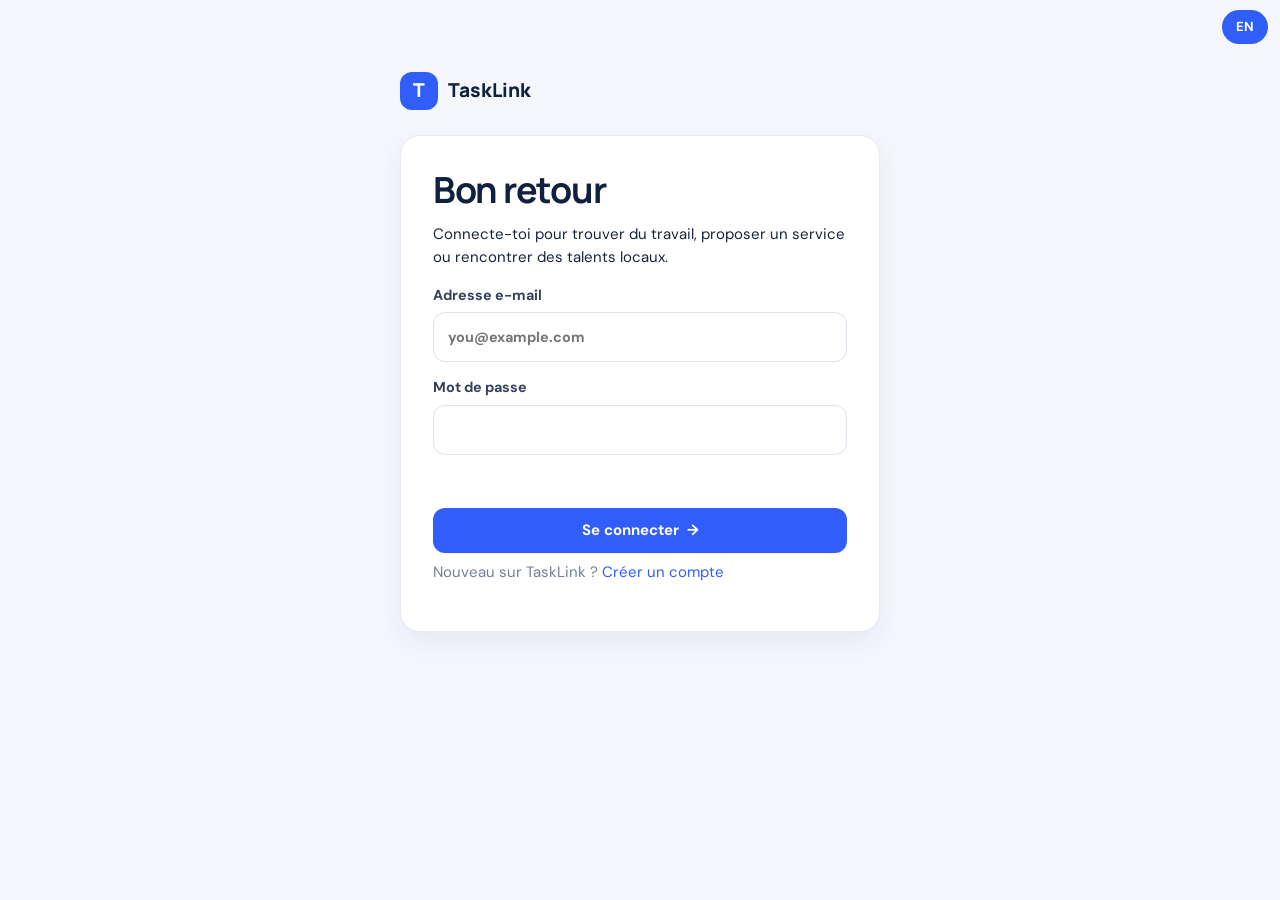
<file: frontend/login.html>
<!doctype html>
<html lang="en">
<head>
<meta charset="utf-8">
<meta name="viewport" content="width=device-width,initial-scale=1">
<title>Log in — TaskLink</title>
<link rel="stylesheet" href="css/style.css">
</head>
<body>
<main class="auth-wrap">
  <a class="auth-brand" href="index.html"><span>T</span> TaskLink</a>
  <section class="auth-panel">
    <h1>Welcome back</h1>
    <p>Sign in to find work, offer a service, or connect with local talent.</p>
    <form id="form" data-url="/api/login" data-next="home.html">
      <label>Email address<input type="email" name="email" autocomplete="email" autocapitalize="none" spellcheck="false" placeholder="you@example.com" required></label>
      <label>Password<input type="password" name="password" autocomplete="current-password" required></label>
      <p class="msg" id="msg" role="alert"></p>
      <button type="submit">Log in <span aria-hidden="true">→</span></button>
    </form>
    <p class="subtle">New to TaskLink? <a href="register.html">Create an account</a></p>
  </section>
</main>
<script src="js/app.js"></script>
<script src="js/auth.js"></script>
</body>
</html>
</file>
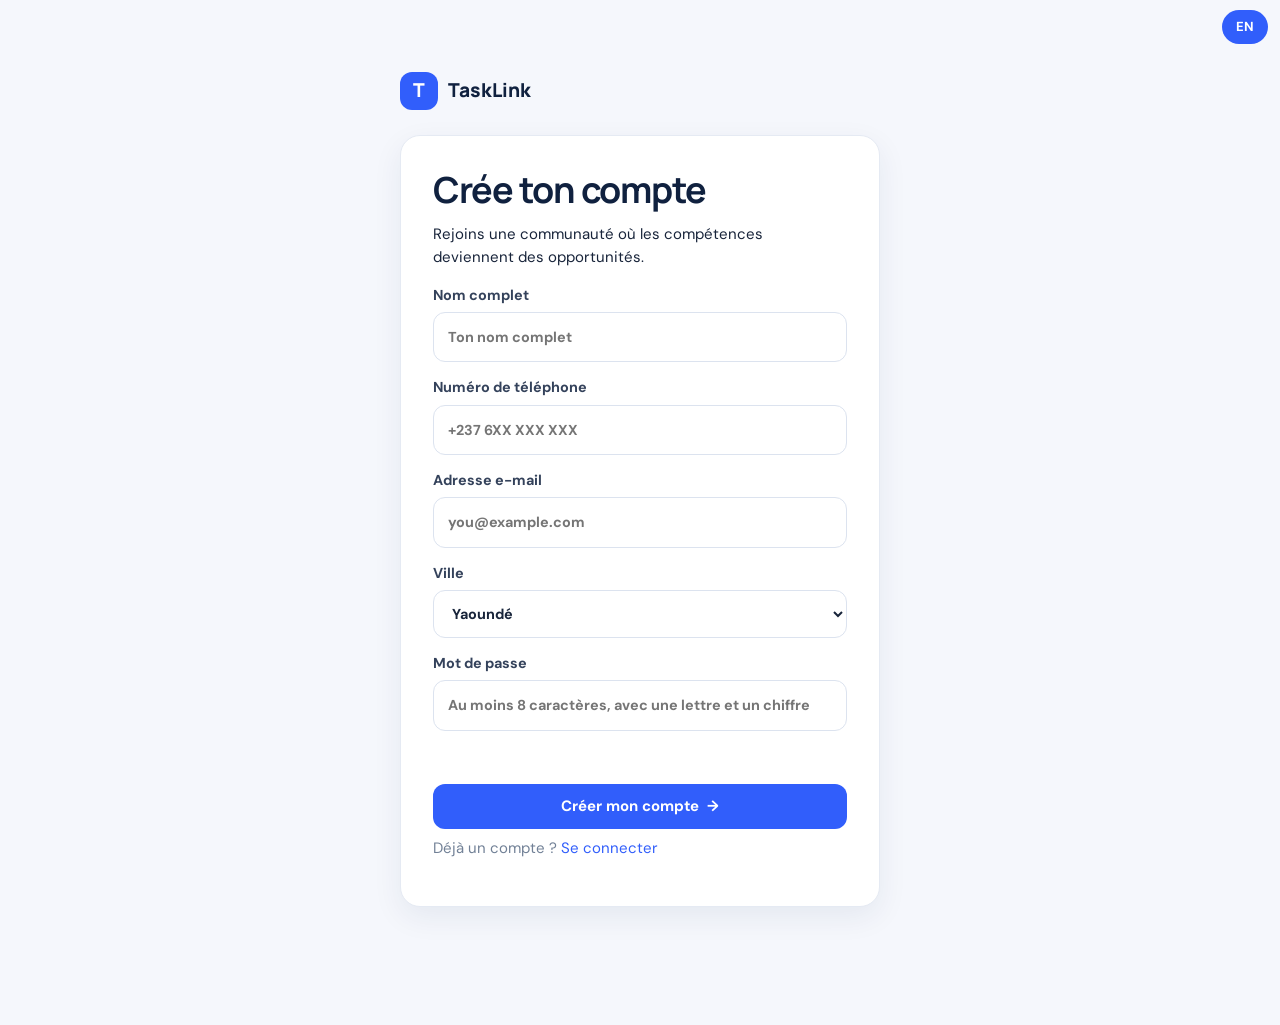
<file: frontend/register.html>
<!doctype html>
<html lang="en">
<head>
<meta charset="utf-8">
<meta name="viewport" content="width=device-width,initial-scale=1">
<title>Create an account — TaskLink</title>
<link rel="stylesheet" href="css/style.css">
</head>
<body>
<main class="auth-wrap">
  <a class="auth-brand" href="index.html"><span>T</span> TaskLink</a>
  <section class="auth-panel">
    <h1>Create your account</h1>
    <p>Join a community where skills turn into opportunities.</p>
    <form id="form" data-url="/api/register" data-next="home.html">
      <label>Full name<input name="full_name" autocomplete="name" placeholder="Your full name" minlength="2" maxlength="80" pattern="\p{L}+(?:[ '’.\-]{1,2}\p{L}+)*\.?" title="Letters only (accents, space, hyphen and apostrophe allowed)" required></label>
      <label>Phone number<input type="tel" name="phone" autocomplete="tel" placeholder="+237 6XX XXX XXX" maxlength="25" pattern="[+0-9 \(\)\.\-]{9,25}" title="Example: +237 677 12 34 56" required></label>
      <label>Email address<input type="email" name="email" autocomplete="email" autocapitalize="none" spellcheck="false" placeholder="you@example.com" maxlength="120" pattern="(?!.*\.\.)[a-z](?:[a-z0-9._%+\-]*[a-z0-9])?@(?:[a-z0-9](?:[a-z0-9\-]{0,61}[a-z0-9])?\.)+[a-z]{2,24}" title="Example: name@example.com (lowercase only, must start with a letter, no double dots)" required></label>
      <label>City
        <select name="city" required>
          <option value="Yaoundé">Yaoundé</option>
          <option value="Douala">Douala</option>
          <option value="Other">Other</option>
        </select>
      </label>
      <label>Password<input type="password" name="password" minlength="8" maxlength="128" pattern="(?=.*[A-Za-z])(?=.*[0-9]).{8,128}" title="At least 8 characters, with a letter and a digit" autocomplete="new-password" placeholder="At least 8 characters, with a letter and a digit" required></label>
      <p class="msg" id="msg" role="alert"></p>
      <button type="submit">Create my account <span aria-hidden="true">→</span></button>
    </form>
    <p class="subtle">Already have an account? <a href="login.html">Log in</a></p>
  </section>
</main>
<script src="js/app.js"></script>
<script src="js/auth.js"></script>
</body>
</html>
</file>
<file: frontend/css/style.css>
/* ==========================================================================
   TaskLink - main stylesheet
   Change colours in the :root block below; every page uses these variables.
   ========================================================================== */
@import url('https://fonts.googleapis.com/css2?family=DM+Sans:wght@400;500;600;700&family=Manrope:wght@500;600;700;800&display=swap');

:root {
  --navy: #10213f;
  --blue: #315efb;
  --blue-dark: #2348d8;
  --green: #119b72;
  --orange: #e88a35;
  --red: #c33c4d;
  --bg: #f5f7fc;
  --surface: #ffffff;
  --text: #18243a;
  --muted: #718096;
  --line: #e5eaf3;
  --pale: #edf2ff;
  --shadow: 0 10px 30px rgba(21, 42, 82, .07);
  --radius: 18px;
}

/* ---------- Base ---------- */
* { box-sizing: border-box; }
html { scroll-behavior: smooth; }
body {
  margin: 0; background: var(--bg); color: var(--text);
  font-family: 'DM Sans', system-ui, sans-serif; font-size: 15px; line-height: 1.55;
  padding-bottom: 86px;                 /* room for the bottom menu */
}
body.has-top { padding-top: 52px; }     /* room for the EN/FR button */
body.is-welcome { padding-bottom: 0; }
h1, h2, h3 { font-family: Manrope, 'DM Sans', sans-serif; letter-spacing: -.035em; color: var(--navy); line-height: 1.2; }
h1 { font-size: clamp(1.65rem, 4vw, 2.25rem); margin: 0 0 12px; }
h2 { font-size: 1.25rem; }
p { margin: 8px 0 14px; }
a { color: var(--blue); text-decoration: none; }
a:hover { text-decoration: underline; }
main { width: min(100% - 32px, 760px); margin: 0 auto; padding: 22px 0 28px; }
main > h1 { margin-top: 8px; }
img, video { display: block; max-width: 100%; border-radius: 12px; }
:focus-visible { outline: 3px solid #86a0ff; outline-offset: 3px; }
[hidden] { display: none !important; }
.subtle { color: var(--muted); }

/* ---------- Forms ---------- */
label { display: block; margin: 14px 0 0; font-size: .9rem; font-weight: 700; color: #34425b; }
input, select, textarea {
  width: 100%; padding: 13px 14px; margin-top: 6px; border: 1px solid #dce3ef; border-radius: 12px;
  background: #fff; color: var(--text); font: inherit; outline: none;
  transition: border .18s, box-shadow .18s;
}
input:focus, select:focus, textarea:focus { border-color: #7290ff; box-shadow: 0 0 0 4px rgba(49, 94, 251, .1); }
textarea { min-height: 100px; resize: vertical; }
input[type=file] { padding: 10px; }
.msg { color: #c0262d; min-height: 1.2em; font-size: .9rem; }
.msg.ok { color: var(--green); }

/* ---------- Buttons ---------- */
button, .big {
  display: inline-flex; align-items: center; justify-content: center; gap: 8px;
  min-height: 44px; margin-top: 14px; padding: 11px 17px; border: 0; border-radius: 12px;
  background: var(--blue); color: #fff; font: inherit; font-weight: 700; text-align: center;
  text-decoration: none; cursor: pointer; transition: transform .16s, background .16s, box-shadow .16s;
}
button:hover, .big:hover { background: var(--blue-dark); box-shadow: 0 7px 18px rgba(49, 94, 251, .18); transform: translateY(-1px); text-decoration: none; }
button:disabled { opacity: .5; cursor: not-allowed; transform: none; box-shadow: none; }
.green { background: var(--green); }
.green:hover { background: #0d8561; }
.orange { background: var(--orange); }
.orange:hover { background: #d4771f; }
.blue { background: var(--blue); }
.ghost { background: #edf1fb; color: var(--navy); }
.ghost:hover { background: #e1e8f8; box-shadow: none; }
.btn-sm { width: auto; min-height: 38px; margin: 0; padding: 8px 14px; font-size: .86rem; border-radius: 999px; }
.link { font-weight: 700; }

/* ---------- Cards & small parts ---------- */
.card, .p-card, form.card {
  background: var(--surface); border: 1px solid rgba(221, 228, 240, .85); border-radius: var(--radius);
  padding: 20px; margin: 14px 0; box-shadow: var(--shadow);
}
.card p { color: #56647a; }
.card-head { display: flex; align-items: center; gap: 12px; margin-bottom: 8px; }
.card-head .who { min-width: 0; flex: 1; }
.card-head b { font-size: 1.04rem; display: block; }
.meta { color: var(--muted); font-size: .88rem; }
.price { font-weight: 800; color: var(--navy); }
.badge { display: inline-flex; align-items: center; background: #e8efff; color: #244bd5; border-radius: 7px; padding: 4px 9px; font-size: .74rem; font-weight: 800; letter-spacing: .02em; vertical-align: middle; }
.badge.open { background: #e5f8f0; color: #0c7a59; }
.badge.progress { background: #fff0df; color: #b4610f; }
.badge.done { background: #e8efff; color: #244bd5; }
.empty-state, .empty { text-align: center; padding: 30px 16px; color: var(--muted); background: #fff; border: 1px dashed #d8e0ee; border-radius: 16px; }
.empty p { margin: 4px 0; }
.sec-head { display: flex; align-items: center; justify-content: space-between; gap: 12px; margin: 26px 0 12px; }
.sec-head h2 { margin: 0; }
.sec-head a { white-space: nowrap; }
.actions { display: flex; justify-content: flex-end; gap: 10px; }
.actions button { width: auto; }
.row-actions { display: flex; flex-wrap: wrap; align-items: center; gap: 10px; margin-top: 4px; }
.row-actions button { margin: 0; }

/* ---------- Top-right language button ---------- */
#lang {
  position: absolute; top: 10px; right: 12px; z-index: 30; width: auto; min-height: 34px; margin: 0;
  padding: 6px 14px; border-radius: 999px; background: var(--blue); font-size: .82rem;
}
.welcome ~ #lang, body.welcome-page #lang { background: rgba(255, 255, 255, .18); }

/* ---------- Bottom menu ---------- */
body > nav {
  position: fixed; bottom: 0; left: 0; right: 0; z-index: 20; display: flex; justify-content: center; gap: 4px;
  padding: 9px max(10px, calc((100vw - 760px) / 2)); background: rgba(255, 255, 255, .94);
  border-top: 1px solid var(--line); backdrop-filter: blur(16px);
}
nav a { flex: 1; max-width: 180px; padding: 10px 8px; text-align: center; color: #758198; font-size: .82rem; font-weight: 700; border-radius: 12px; }
nav a:hover { text-decoration: none; background: var(--pale); color: var(--blue); }
nav a.active { background: var(--pale); color: var(--blue); }

/* ---------- Tabs (Services | Do both) ---------- */
.seg { display: flex; gap: 5px; padding: 5px; background: #e9eef8; border-radius: 14px; margin-bottom: 16px; }
.seg a { flex: 1; text-align: center; padding: 10px 8px; border-radius: 10px; color: var(--navy); font-weight: 700; }
.seg a:hover { text-decoration: none; }
.seg a.on { background: #fff; box-shadow: 0 2px 8px #172c4a0c; }

/* ---------- Avatars ---------- */
.avatar {
  width: 88px; height: 88px; border-radius: 50%; border: 5px solid #fff; display: flex; align-items: center; justify-content: center;
  color: #fff; font-size: 1.7rem; font-weight: 800; background: linear-gradient(145deg, #315efb, #7c4dff); overflow: hidden; flex-shrink: 0;
}
.avatar img { width: 100%; height: 100%; object-fit: cover; border-radius: 50%; }
.avatar-sm { width: 44px; height: 44px; border: 0; font-size: .95rem; }

/* ---------- Dialogs ---------- */
dialog { width: min(92vw, 520px); max-height: 85vh; overflow: auto; border: 1px solid var(--line); border-radius: 20px; padding: 24px; box-shadow: 0 25px 90px #10213f30; color: var(--text); }
dialog::backdrop { background: #10213f77; backdrop-filter: blur(3px); }
dialog h2 { margin-top: 0; }
dialog.viewer { width: min(94vw, 760px); padding: 14px; text-align: center; }
dialog.viewer img, dialog.viewer video { margin: 0 auto; max-height: 70vh; width: auto; }
dialog.viewer p { margin: 10px 0 0; color: var(--muted); }

/* ---------- Profile page ---------- */
.p-card { padding: 0; overflow: hidden; }
.p-cover { height: 140px; background: radial-gradient(circle at 80% 20%, #6b91ff, transparent 32%), linear-gradient(125deg, #10213f, #315efb 70%, #6d7bff); }
.p-body { padding: 0 22px 20px; }
.p-top { display: flex; align-items: flex-end; justify-content: space-between; margin-top: -43px; }
.p-body h1 { margin: 14px 0 3px; font-size: 1.55rem; }
.p-city { display: flex; align-items: center; gap: 5px; margin: 0; color: var(--muted); }
.p-bio { margin: 14px 0 0; white-space: pre-line; }
.p-bio.muted { color: #8994a7; font-style: italic; }
.chips { display: flex; flex-wrap: wrap; gap: 8px; margin-top: 14px; }
.chip { display: inline-block; background: var(--pale); color: #244bd5; border-radius: 999px; padding: 6px 12px; font-size: .82rem; font-weight: 700; }
button.chip { min-height: 0; margin: 0; border: 1px dashed #9db3ff; background: #f6f8ff; color: var(--blue); }
button.chip:hover { transform: none; box-shadow: none; background: var(--pale); }
.stats { display: flex; border-top: 1px solid var(--line); }
.stats div { flex: 1; text-align: center; padding: 15px 5px; }
.stats div + div { border-left: 1px solid var(--line); }
.stats b { display: block; color: var(--navy); font-size: 1.2rem; }
.stats span { font-size: .78rem; color: var(--muted); }
.p-logout { width: 100%; margin-top: 28px; background: #fff; color: var(--red); border: 1px solid #f0d9de; }
.p-logout:hover { background: #fff5f6; color: var(--red); box-shadow: none; }
.photo-upload { padding: 12px 0 4px; }
.photo-upload img { width: 84px; height: 84px; object-fit: cover; border-radius: 50%; border: 3px solid #e2e8f0; margin: 4px 0 10px; }
.photo-upload .subtle { font-size: .82rem; margin: 6px 0; }

/* ---------- Portfolio grid ---------- */
.grid { display: grid; grid-template-columns: repeat(2, minmax(0, 1fr)); gap: 12px; }
.tile { position: relative; aspect-ratio: 1; border-radius: 14px; overflow: hidden; background: #e4eaf5; }
.tile img, .tile video { width: 100%; height: 100%; object-fit: cover; border-radius: 0; }
.tile .cap { position: absolute; bottom: 0; left: 0; right: 0; padding: 26px 10px 9px; color: #fff; font-size: .82rem; font-weight: 700; background: linear-gradient(transparent, #07152bd9); white-space: nowrap; overflow: hidden; text-overflow: ellipsis; pointer-events: none; }
.tile .play { position: absolute; top: 50%; left: 50%; transform: translate(-50%, -50%); width: 42px; height: 42px; border-radius: 50%; background: #0a183b99; color: #fff; display: flex; align-items: center; justify-content: center; pointer-events: none; }
.tile .tile-open { position: absolute; inset: 0; width: 100%; height: 100%; margin: 0; padding: 0; background: transparent; border-radius: 0; }
.tile .tile-open:hover { background: transparent; transform: none; box-shadow: none; }
.tile .tile-del { position: absolute; top: 7px; right: 7px; width: 30px; height: 30px; min-height: 30px; margin: 0; padding: 0; border-radius: 50%; background: #10213fc9; }
.tile-add { display: flex; align-items: center; justify-content: center; min-height: 150px; margin: 0; border: 2px dashed #b8c7e4; background: #f9fbff; color: var(--blue); border-radius: 14px; font-size: 1.6rem; font-weight: 800; }
.tile-add:hover { background: var(--pale); color: var(--blue); }

/* ---------- Welcome & login ---------- */
.welcome {
  min-height: 100svh; display: flex; flex-direction: column; justify-content: center; align-items: center; text-align: center; padding: 28px;
  background: radial-gradient(ellipse at 80% 5%, #315efb 0, transparent 40%), linear-gradient(145deg, #0d1b35, #172f5a); color: #fff;
}
.brand-mark { width: 76px; height: 76px; display: grid; place-items: center; margin-bottom: 22px; border-radius: 24px; background: linear-gradient(135deg, #5d80ff, #315efb); box-shadow: 0 18px 40px #0003; font-family: Manrope, 'DM Sans', system-ui, sans-serif; font-weight: 800; font-size: 2.4rem; color: #fff; }
.welcome h1 { color: #fff; font-size: clamp(2.6rem, 9vw, 4.2rem); margin: 0; }
.welcome p { max-width: 340px; margin: 14px 0 30px; color: #cbd6ee; font-size: 1.04rem; }
.welcome .big { width: min(100%, 330px); min-height: 52px; background: #fff; color: #1b3b86; }
.welcome a.link { color: #fff; margin-top: 12px; }
.welcome .foot { margin-top: 42px; font-size: .78rem; color: #9eafd0; }
.auth-wrap { width: min(100% - 32px, 480px); margin: 0 auto; padding: 20px 0 32px; }
.auth-brand { display: flex; align-items: center; gap: 10px; margin-bottom: 25px; color: var(--navy); font-family: Manrope, 'DM Sans', system-ui, sans-serif; font-weight: 800; font-size: 1.2rem; }
.auth-brand span { width: 38px; height: 38px; display: grid; place-items: center; background: var(--blue); border-radius: 12px; color: #fff; }
.auth-brand:hover { text-decoration: none; }
.auth-panel { background: #fff; border: 1px solid var(--line); border-radius: 22px; padding: clamp(20px, 5vw, 32px); box-shadow: var(--shadow); }
.auth-panel button { width: 100%; }

/* ---------- Home ---------- */
.home-container { width: min(100% - 32px, 760px); margin: auto; padding: 16px 0 28px; }
.home-hero { padding: 26px; border-radius: 24px; background: linear-gradient(125deg, #10213f, #315efb); color: #fff; box-shadow: 0 16px 34px #254cd42a; }
.home-hero h1 { color: #fff; margin: 0 0 8px; }
.home-hero p { color: #dbe4ff; margin: 0; }
.home-hero .search-row { display: flex; gap: 8px; margin-top: 22px; }
.home-hero input { margin: 0; border: 0; }
.home-hero button { margin: 0; flex-shrink: 0; background: #ffca75; color: #38240c; }
.home-hero button:hover { background: #ffc15c; }
.home-section-title { display: flex; align-items: center; justify-content: space-between; margin: 28px 2px 12px; }
.home-section-title h2 { margin: 0; }
.action-buttons { display: grid; grid-template-columns: repeat(3, minmax(0, 1fr)); gap: 12px; margin-top: 14px; }
.action-tile { display: flex; flex-direction: column; align-items: flex-start; justify-content: space-between; min-height: 150px; padding: 18px; border: 1px solid var(--line); border-radius: 18px; background: #fff; color: var(--navy); box-shadow: var(--shadow); font-weight: 800; }
.action-tile:hover { text-decoration: none; border-color: #a9bbff; transform: translateY(-2px); }
.action-icon { display: grid; place-items: center; width: 42px; height: 42px; border-radius: 14px; background: var(--pale); color: var(--blue); font-size: 1.3rem; }
.action-tile:nth-child(2) .action-icon { background: #e5f8f0; color: #0c9468; }
.action-tile:nth-child(3) .action-icon { background: #fff0df; color: #d87517; }
.action-tile small { display: block; margin-top: 5px; color: var(--muted); font-size: .78rem; font-weight: 500; }

/* ---------- Lists, search, messages ---------- */
.page-heading { margin-bottom: 20px; }
.page-heading p { color: var(--muted); }
.search-panel { display: grid; grid-template-columns: 1fr 180px auto; gap: 10px; margin: 18px 0; }
.search-panel input, .search-panel select, .search-panel button { margin: 0; }
.bubble { border-left: 4px solid var(--line); }
.bubble.mine { border-left-color: var(--blue); }
.bubble .who { font-weight: 800; color: var(--navy); }
.bubble p { margin: 6px 0; color: var(--text); white-space: pre-line; }
.bubble small { color: var(--muted); }
.review-stars { color: #e0a100; font-weight: 800; }
.server-banner { margin: 0; padding: 12px 16px; background: #fff3cd; color: #664d03; text-align: center; font-weight: 600; position: relative; z-index: 40; }

/* ---------- Phone screens ---------- */
@media (max-width: 560px) {
  main { width: min(100% - 24px, 760px); padding-top: 16px; }
  .home-container { width: calc(100% - 24px); padding-top: 10px; }
  .home-hero { padding: 22px 18px; }
  .home-hero .search-row { flex-direction: column; }
  .home-hero button { width: 100%; }
  .action-buttons { grid-template-columns: 1fr; gap: 9px; }
  .action-tile { min-height: 92px; flex-direction: row; align-items: center; gap: 14px; padding: 15px; }
  .action-tile > span:last-child { flex: 1; }
  .action-tile small { font-size: .76rem; }
  .search-panel { grid-template-columns: 1fr; }
  .search-panel button { width: 100%; }
  .p-body { padding: 0 16px 18px; }
  .p-top { margin-top: -38px; }
  .avatar { width: 78px; height: 78px; }
  .avatar-sm { width: 44px; height: 44px; }
  .sec-head { align-items: flex-start; }
  .card { padding: 16px; }
  .auth-wrap { padding-top: 10px; }
  body > nav { padding: 7px 5px; }
  nav a { font-size: .75rem; padding: 9px 4px; }
}

/* ==========================================================================
   Reviews, chat, maps (added)
   ========================================================================== */
.stars { color: #e0a100; letter-spacing: 1px; white-space: nowrap; }
.stars .off { color: #d9dfeb; }
.card.review { padding: 16px; margin: 10px 0; }
.card.review p { margin: 6px 0 0; }
.card.review .card-head { margin-bottom: 4px; }
.card.review .meta { display: flex; align-items: center; gap: 4px; flex-wrap: wrap; }

.summary { display: flex; gap: 22px; align-items: center; flex-wrap: wrap; }
.big-rating { display: flex; flex-direction: column; align-items: center; min-width: 110px; }
.big-rating b { font: 800 2.6rem/1 Manrope, 'DM Sans', sans-serif; color: var(--navy); }
.bars { flex: 1; min-width: 180px; }
.bar { display: grid; grid-template-columns: 28px 1fr 26px; gap: 8px; align-items: center; font-size: .8rem; color: var(--muted); }
.bar i { height: 8px; border-radius: 99px; background: #e8edf6; overflow: hidden; }
.bar i b { display: block; height: 100%; background: #e0a100; border-radius: 99px; }

fieldset.rate { display: flex; flex-direction: row-reverse; justify-content: flex-end; gap: 2px; border: 0; padding: 0; margin: 2px 0 0; position: relative; }
fieldset.rate legend { position: absolute; width: 1px; height: 1px; overflow: hidden; clip: rect(0 0 0 0); }
.rate-label { margin: 14px 0 0 !important; font-size: .9rem; font-weight: 700; color: #34425b; }
fieldset.rate input { position: absolute; opacity: 0; width: 1px; height: 1px; margin: 0; }
fieldset.rate label { margin: 0; font-size: 2.1rem; line-height: 1; color: #d3dae8; cursor: pointer; padding: 2px 3px; }
fieldset.rate label:hover, fieldset.rate label:hover ~ label, fieldset.rate input:checked ~ label { color: #e0a100; }
fieldset.rate input:focus-visible + label { outline: 3px solid #86a0ff; border-radius: 6px; }
#reviewForm h3 { margin: 0; }
#reviewForm p { margin: 4px 0 0; }

.nav-badge { display: inline-block; min-width: 18px; margin-left: 5px; padding: 1px 5px; border-radius: 99px; background: var(--red); color: #fff; font-size: .68rem; line-height: 1.4; vertical-align: top; }

/* chat */
.convo { display: flex; align-items: center; gap: 12px; padding: 14px 16px; color: inherit; }
.convo:hover { text-decoration: none; border-color: #a9bbff; }
.convo .who { min-width: 0; flex: 1; }
.convo .who b { display: block; }
.convo .last { color: var(--muted); font-size: .88rem; white-space: nowrap; overflow: hidden; text-overflow: ellipsis; }
.convo .when { color: var(--muted); font-size: .75rem; white-space: nowrap; align-self: flex-start; }
.convo.unread .last { color: var(--text); font-weight: 700; }
.convo .dot { min-width: 22px; height: 22px; border-radius: 99px; background: var(--blue); color: #fff; font-size: .75rem; font-weight: 800; display: grid; place-items: center; padding: 0 6px; }
.chat { display: flex; flex-direction: column; height: calc(100svh - 52px - 86px - 24px); min-height: 360px; }
.chat-head { display: flex; align-items: center; gap: 10px; padding: 8px 4px 12px; border-bottom: 1px solid var(--line); }
.chat-head .who { flex: 1; min-width: 0; }
.chat-head .who b { display: block; color: var(--navy); }
.chat-head .back { font-size: 1.5rem; line-height: 1; padding: 4px 8px; color: var(--navy); }
.chat-head .btn-sm { margin: 0; }
.chat-log { flex: 1; overflow-y: auto; padding: 14px 2px; display: flex; flex-direction: column; gap: 6px; scroll-behavior: smooth; overscroll-behavior: contain; }
.msg-b { max-width: 82%; padding: 9px 13px; border-radius: 16px; background: #fff; border: 1px solid var(--line); align-self: flex-start; white-space: pre-wrap; overflow-wrap: anywhere; }
.msg-b.mine { align-self: flex-end; background: var(--blue); border-color: var(--blue); color: #fff; }
.msg-b.mine a { color: #fff; text-decoration: underline; }
.msg-b time { display: block; margin-top: 2px; font-size: .68rem; opacity: .65; text-align: right; }
.day-sep { align-self: center; font-size: .74rem; color: var(--muted); background: #e9eef8; padding: 2px 10px; border-radius: 99px; margin: 8px 0 2px; }
.composer { display: flex; gap: 8px; align-items: flex-end; padding-top: 10px; border-top: 1px solid var(--line); }
.composer textarea { min-height: 46px; max-height: 120px; margin: 0; resize: none; }
.composer button { margin: 0; height: 46px; }
.new-chat summary { cursor: pointer; font-weight: 700; color: var(--blue); }
.new-chat form { display: flex; gap: 8px; margin-top: 8px; }
.new-chat input, .new-chat button { margin: 0; }
.new-chat { padding: 14px 16px; }

/* maps */
.map-wrap { position: relative; margin: 8px 0 12px; border-radius: var(--radius); overflow: hidden; box-shadow: var(--shadow); border: 1px solid var(--line); background: #dfe7f4; }
.map-box { width: 100%; height: clamp(340px, 56svh, 620px); }
.map-box .maplibregl-canvas { outline: none; }
.map-tools { position: absolute; top: 10px; left: 10px; z-index: 2; display: flex; flex-direction: column; gap: 6px; }
.map-tools button { margin: 0; min-height: 34px; padding: 5px 11px; font-size: .78rem; background: #fff; color: var(--navy); box-shadow: 0 2px 8px #10213f33; }
.map-tools button:hover { background: var(--pale); }
.map-tools button.on { background: var(--blue); color: #fff; }
.map-status { position: absolute; inset: 0; z-index: 3; display: grid; place-items: center; text-align: center; padding: 20px; background: #eef2fa; color: var(--muted); }
.pin { width: 38px; height: 38px; border-radius: 50% 50% 50% 4px; transform: rotate(-45deg); display: grid; place-items: center; border: 3px solid #fff; box-shadow: 0 3px 10px #10213f66; color: #fff; font-weight: 800; }
.pin span { transform: rotate(45deg); font-size: .8rem; }
.pin.me { background: var(--blue); } .pin.them { background: var(--orange); } .pin.meet { background: var(--green); }
.pin.meet span { font-size: 1.05rem; }
.modes { display: flex; gap: 6px; margin: 4px 0 12px; }
.modes button { flex: 1; margin: 0; background: #edf1fb; color: var(--navy); min-height: 42px; }
.modes button.on { background: var(--navy); color: #fff; }
.leg { border-left: 5px solid var(--blue); }
.leg.them { border-left-color: var(--orange); }
.leg h3 { margin: 0 0 2px; font-size: 1rem; }
.leg .figs { font-weight: 800; color: var(--navy); font-size: 1.15rem; }
.leg ol { margin: 10px 0 0; padding-left: 22px; color: #56647a; font-size: .9rem; }
.leg ol li { margin: 3px 0; }
.leg ol small { color: var(--muted); }
.leg details summary { cursor: pointer; font-weight: 700; color: var(--blue); margin-top: 8px; }
.search-line { display: flex; gap: 8px; }
.search-line input, .search-line button { margin: 0; }
.results { margin: 8px 0 0; padding: 0; list-style: none; background: #fff; border: 1px solid var(--line); border-radius: 12px; overflow: hidden; }
.results li button { width: 100%; justify-content: flex-start; margin: 0; min-height: 0; padding: 10px 14px; border-radius: 0; background: #fff; color: var(--text); font-weight: 500; text-align: left; }
.results li button:hover { background: var(--pale); transform: none; box-shadow: none; }
.checkline { display: flex; align-items: center; gap: 10px; font-weight: 600; }
.checkline input { width: auto; margin: 0; }
@media (max-width: 560px) { .chat { height: calc(100svh - 52px - 76px - 16px); } .msg-b { max-width: 90%; } }

/* ==========================================================================
   Admin, notifications, chat attachments, path card (added)
   ========================================================================== */
/* bell (next to the EN/FR button) and pop-up */
#bell { position: absolute; top: 10px; right: 72px; z-index: 30; display: inline-flex; align-items: center; min-height: 34px; padding: 4px 11px;
  border-radius: 999px; background: #fff; border: 1px solid var(--line); font-size: 1rem; text-decoration: none; box-shadow: 0 2px 8px #10213f14; }
#bell:hover { text-decoration: none; background: var(--pale); }
#bell .nav-badge { margin-left: 4px; vertical-align: middle; }
.toast { position: fixed; z-index: 60; top: 56px; left: 50%; transform: translateX(-50%); width: min(92vw, 460px); padding: 12px 16px; border-radius: 14px;
  background: var(--navy); color: #fff; font-weight: 600; box-shadow: 0 12px 34px #10213f55; animation: toast-in .25s ease-out; }
.toast:hover { text-decoration: none; color: #fff; }
@keyframes toast-in { from { opacity: 0; transform: translate(-50%, -10px); } to { opacity: 1; transform: translate(-50%, 0); } }

/* notifications page */
.note { display: flex; gap: 12px; align-items: flex-start; padding: 14px 16px; color: inherit; margin: 10px 0; }
.note:hover { text-decoration: none; border-color: #a9bbff; }
.note .ico { font-size: 1.4rem; line-height: 1.2; }
.note b { display: block; color: var(--navy); }
.note p { margin: 4px 0 0; color: #56647a; font-size: .92rem; overflow-wrap: anywhere; }
.note time { display: block; margin-top: 4px; font-size: .74rem; color: var(--muted); }
.note.unread { border-left: 5px solid var(--blue); background: #f7f9ff; }
.note.ok .ico { color: var(--green); } .note.no .ico { color: var(--orange); }

/* admin */
.counters { display: grid; grid-template-columns: repeat(4, 1fr); gap: 8px; margin: 12px 0; }
.counters div { background: #fff; border: 1px solid var(--line); border-radius: 14px; padding: 10px 6px; text-align: center; }
.counters b { display: block; font-size: 1.35rem; color: var(--navy); }
.counters span { font-size: .72rem; color: var(--muted); font-weight: 700; }
.counters .warn b { color: var(--orange); } .counters .bad b { color: var(--red); }
.report { padding: 16px; margin: 12px 0; }
.report .pair { display: flex; align-items: center; gap: 10px; flex-wrap: wrap; }
.report .pair .arrow { color: var(--muted); font-weight: 800; }
.report .who { min-width: 0; }
.report .who small { display: block; color: var(--muted); font-size: .72rem; font-weight: 700; text-transform: uppercase; letter-spacing: .03em; }
.report .reason { margin: 12px 0 8px; padding: 10px 12px; background: #f4f6fb; border-radius: 12px; overflow-wrap: anywhere; white-space: pre-wrap; }
.report .facts { color: var(--muted); font-size: .84rem; display: flex; gap: 6px 14px; flex-wrap: wrap; margin-bottom: 8px; }
.report textarea { min-height: 64px; margin: 6px 0 0; }
.report .row-actions button { flex: 1; }
.report .verdict { margin-top: 8px; font-size: .9rem; }
.badge.no { background: #fdecee; color: #a62b3b; }
.badge.wait { background: #fff0df; color: #b4610f; }
.admin-tabs { display: flex; gap: 6px; flex-wrap: wrap; margin: 6px 0 12px; }
.admin-tabs button { width: auto; margin: 0; min-height: 38px; padding: 8px 14px; background: #edf1fb; color: var(--navy); border-radius: 999px; font-size: .85rem; }
.admin-tabs button.on { background: var(--navy); color: #fff; }
button.danger { background: var(--red); } button.danger:hover { background: #a82f40; }
@media (max-width: 560px) { .counters { grid-template-columns: repeat(2, 1fr); } #bell { right: 68px; } }

/* chat attachments */
.composer .attach { width: 46px; padding: 0; flex: none; background: #edf1fb; color: var(--navy); font-size: 1.25rem; }
.composer .attach:hover { background: #e1e8f8; box-shadow: none; }
.composer .grow { flex: 1; min-width: 0; display: flex; flex-direction: column; gap: 6px; }
.file-chip { display: flex; align-items: center; gap: 10px; padding: 6px 8px 6px 6px; background: #f4f6fb; border: 1px solid var(--line); border-radius: 12px; }
.file-chip img { width: 44px; height: 44px; object-fit: cover; border-radius: 8px; flex: none; }
.file-chip .pdf-ico { width: 44px; height: 44px; border-radius: 8px; flex: none; display: grid; place-items: center; background: #fdecee; color: #c33c4d; font-weight: 800; font-size: .72rem; }
.file-chip .nm { flex: 1; min-width: 0; font-size: .85rem; font-weight: 700; overflow: hidden; text-overflow: ellipsis; white-space: nowrap; }
.file-chip .nm small { display: block; color: var(--muted); font-weight: 500; }
.file-chip button { margin: 0; height: 34px; width: 34px; padding: 0; border-radius: 50%; background: #e1e8f8; color: var(--navy); flex: none; }
.msg-b.has-file { padding: 6px; }
.msg-b.has-file > .txt { padding: 4px 7px 0; display: block; }
.msg-b.has-file time { padding: 0 7px 2px; }
.msg-b .pic { display: block; max-width: 100%; border: 0; padding: 0; margin: 0; background: none; border-radius: 12px; overflow: hidden; cursor: zoom-in; min-height: 0; width: auto; }
.msg-b .pic img { display: block; max-width: min(260px, 100%); max-height: 300px; border-radius: 12px; }
.msg-b .doc { display: flex; align-items: center; gap: 10px; padding: 8px 10px; border-radius: 12px; background: #f4f6fb; color: var(--text); min-width: 210px; }
.msg-b.mine .doc { background: #ffffff26; color: #fff; }
.msg-b .doc .pdf-ico { width: 40px; height: 40px; border-radius: 8px; display: grid; place-items: center; background: #fdecee; color: #c33c4d; font-weight: 800; font-size: .7rem; flex: none; }
.msg-b .doc .nm { flex: 1; min-width: 0; font-weight: 700; font-size: .88rem; overflow-wrap: anywhere; white-space: normal; }
.msg-b .doc .nm small { display: block; font-weight: 500; opacity: .7; }
.msg-b .doc-links { display: flex; gap: 12px; padding: 4px 8px 0; font-size: .82rem; font-weight: 700; }
.msg-b.mine .doc-links a { color: #fff; }

/* path card (set-your-place page) */
.path-card h3 { margin: 0 0 8px; }
.path-card .row-actions a.big { text-decoration: none; }

/* ==========================================================================
   Profile-style design on every page (cover headers, chips, pills)
   ========================================================================== */
.page-heading.cover {
  position: relative; overflow: hidden; margin: 0 0 16px; padding: 24px 22px 22px; border-radius: 22px;
  background: radial-gradient(circle at 80% 20%, #6b91ff, transparent 32%), linear-gradient(125deg, #10213f, #315efb 70%, #6d7bff);
  box-shadow: 0 16px 34px #254cd426;
}
.page-heading.cover h1 { margin: 0 0 6px; color: #fff; }
.page-heading.cover p { margin: 0; max-width: 520px; color: #dbe4ff; }
.page-heading.cover button { margin: 14px 0 0; background: rgba(255, 255, 255, .18); color: #fff; }
.page-heading.cover button:hover { background: rgba(255, 255, 255, .3); box-shadow: none; }

.seg { background: #e9eef8; border-radius: 999px; }
.seg a { border-radius: 999px; }

.card, .p-card, form.card, .auth-panel, .counters div { border-radius: 20px; }
.card .chips { margin: 6px 0 12px; }
.chip.loc::before { content: "\1F4CD"; margin-right: 4px; font-size: .78em; }
.price-pill { display: inline-block; margin: 0 0 6px; padding: 5px 13px; border-radius: 999px; background: var(--pale); color: var(--navy); font-weight: 800; font-size: .88rem; }
.card .card-head b { font-family: Manrope, 'DM Sans', sans-serif; letter-spacing: -.02em; }
.card .link { display: inline-block; margin-top: 2px; }

.search-panel { padding: 12px; background: #fff; border: 1px solid var(--line); border-radius: 20px; box-shadow: var(--shadow); }
.search-panel input, .search-panel select { background: #f5f7fc; }
.search-panel button { border-radius: 999px; }
.search-line input { background: #fff; }

.sec-head h2 { font-size: 1.15rem; }
.sec-head { margin-top: 28px; }
.convo { border-radius: 20px; }
.convo .avatar-sm { border: 3px solid #fff; box-shadow: 0 0 0 1px var(--line); }
.counters { gap: 0; padding: 0; background: #fff; border: 1px solid var(--line); border-radius: 20px; overflow: hidden; box-shadow: var(--shadow); }
.counters div { border: 0; border-radius: 0; padding: 15px 6px; }
.counters div + div { border-left: 1px solid var(--line); }
.note { border-radius: 20px; }
.map-wrap { border-radius: 22px; }
.msg-b { border-radius: 18px; }
button.green, button.orange, .big.green, .big.orange { border-radius: 999px; }
.actions .big, .row-actions .big { border-radius: 999px; }
@media (max-width: 560px) { .counters { grid-template-columns: repeat(2, 1fr); } .counters div:nth-child(3) { border-left: 0; } .counters div:nth-child(n+3) { border-top: 1px solid var(--line); } }
</file>
